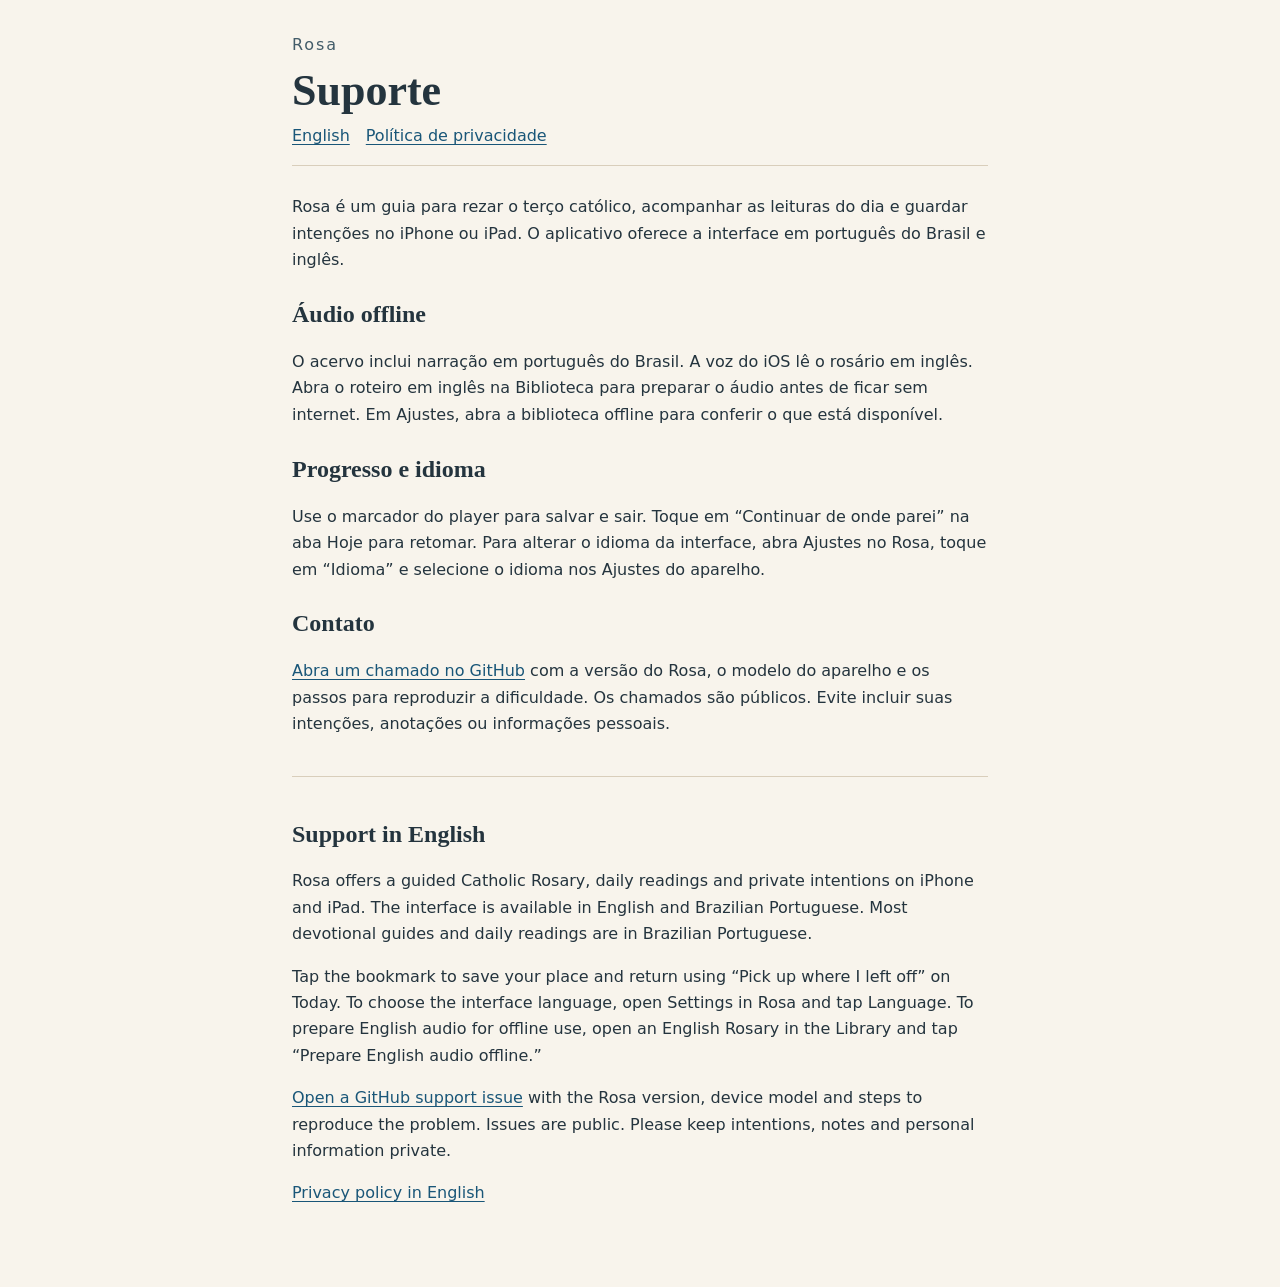
<file: index.html>
<!doctype html>
<html lang="pt-BR">
<head>
<meta charset="utf-8">
<meta name="viewport" content="width=device-width, initial-scale=1">
<title>Rosa · Suporte e privacidade</title>
<link rel="stylesheet" href="style.css">
</head>
<body>
<main>
<header>
<p class="brand">Rosa</p>
<h1>Suporte</h1>
<nav aria-label="Idioma"><a href="#english" lang="en">English</a> <a href="privacy.html">Política de privacidade</a></nav>
</header>
<p>Rosa é um guia para rezar o terço católico, acompanhar as leituras do dia e guardar intenções no iPhone ou iPad. O aplicativo oferece a interface em português do Brasil e inglês.</p>
<h2>Áudio offline</h2>
<p>O acervo inclui narração em português do Brasil. A voz do iOS lê o rosário em inglês. Abra o roteiro em inglês na Biblioteca para preparar o áudio antes de ficar sem internet. Em Ajustes, abra a biblioteca offline para conferir o que está disponível.</p>
<h2>Progresso e idioma</h2>
<p>Use o marcador do player para salvar e sair. Toque em “Continuar de onde parei” na aba Hoje para retomar. Para alterar o idioma da interface, abra Ajustes no Rosa, toque em “Idioma” e selecione o idioma nos Ajustes do aparelho.</p>
<h2>Contato</h2>
<p><a href="https://github.com/wanwanyahoo/rosa-terco-support/issues/new">Abra um chamado no GitHub</a> com a versão do Rosa, o modelo do aparelho e os passos para reproduzir a dificuldade. Os chamados são públicos. Evite incluir suas intenções, anotações ou informações pessoais.</p>

<section lang="en" id="english">
<h2>Support in English</h2>
<p>Rosa offers a guided Catholic Rosary, daily readings and private intentions on iPhone and iPad. The interface is available in English and Brazilian Portuguese. Most devotional guides and daily readings are in Brazilian Portuguese.</p>
<p>Tap the bookmark to save your place and return using “Pick up where I left off” on Today. To choose the interface language, open Settings in Rosa and tap Language. To prepare English audio for offline use, open an English Rosary in the Library and tap “Prepare English audio offline.”</p>
<p><a href="https://github.com/wanwanyahoo/rosa-terco-support/issues/new">Open a GitHub support issue</a> with the Rosa version, device model and steps to reproduce the problem. Issues are public. Please keep intentions, notes and personal information private.</p>
<p><a href="privacy.html#english">Privacy policy in English</a></p>
</section>
</main>
</body>
</html>
</file>
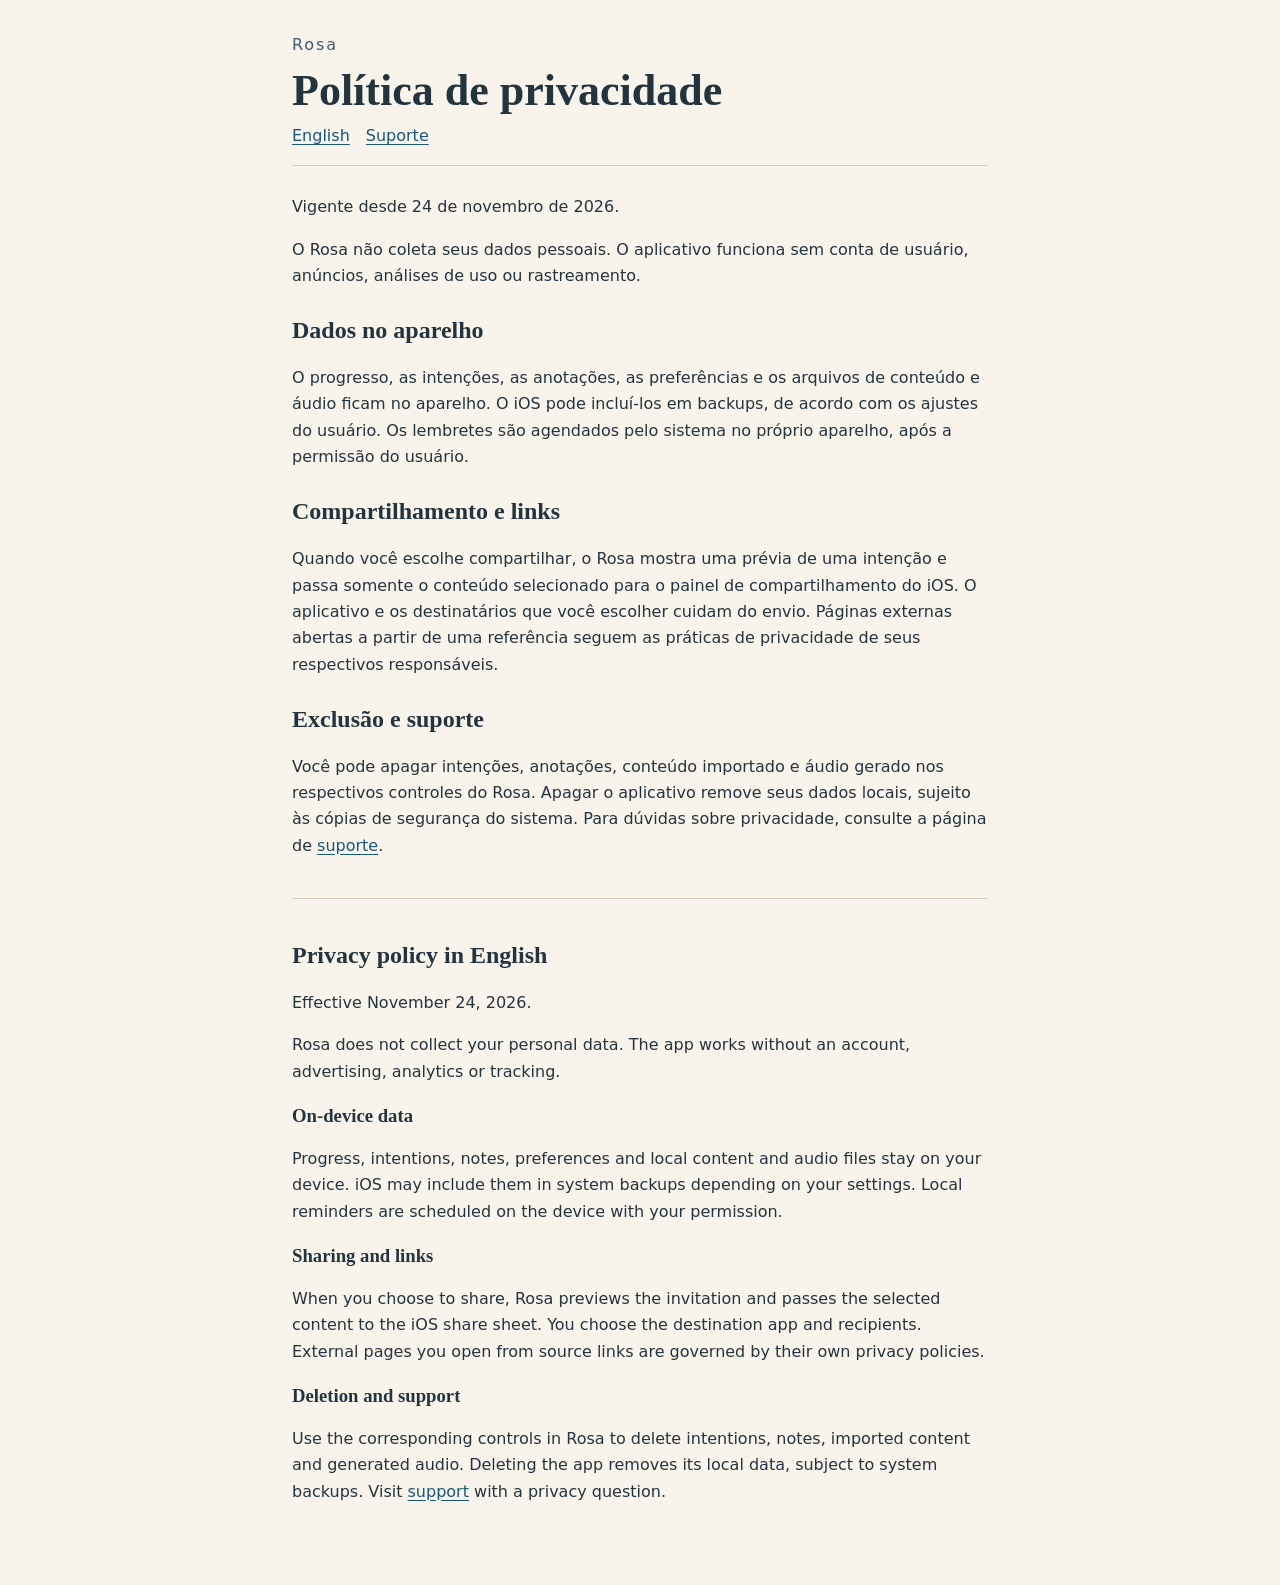
<file: privacy.html>
<!doctype html>
<html lang="pt-BR">
<head>
<meta charset="utf-8">
<meta name="viewport" content="width=device-width, initial-scale=1">
<title>Rosa · Política de privacidade</title>
<link rel="stylesheet" href="style.css">
</head>
<body>
<main>
<header>
<p class="brand">Rosa</p>
<h1>Política de privacidade</h1>
<nav aria-label="Idioma"><a href="#english" lang="en">English</a> <a href="./">Suporte</a></nav>
</header>
<p>Vigente desde 24 de novembro de 2026.</p>
<p>O Rosa não coleta seus dados pessoais. O aplicativo funciona sem conta de usuário, anúncios, análises de uso ou rastreamento.</p>
<h2>Dados no aparelho</h2>
<p>O progresso, as intenções, as anotações, as preferências e os arquivos de conteúdo e áudio ficam no aparelho. O iOS pode incluí-los em backups, de acordo com os ajustes do usuário. Os lembretes são agendados pelo sistema no próprio aparelho, após a permissão do usuário.</p>
<h2>Compartilhamento e links</h2>
<p>Quando você escolhe compartilhar, o Rosa mostra uma prévia de uma intenção e passa somente o conteúdo selecionado para o painel de compartilhamento do iOS. O aplicativo e os destinatários que você escolher cuidam do envio. Páginas externas abertas a partir de uma referência seguem as práticas de privacidade de seus respectivos responsáveis.</p>
<h2>Exclusão e suporte</h2>
<p>Você pode apagar intenções, anotações, conteúdo importado e áudio gerado nos respectivos controles do Rosa. Apagar o aplicativo remove seus dados locais, sujeito às cópias de segurança do sistema. Para dúvidas sobre privacidade, consulte a página de <a href="./">suporte</a>.</p>

<section lang="en" id="english">
<h2>Privacy policy in English</h2>
<p>Effective November 24, 2026.</p>
<p>Rosa does not collect your personal data. The app works without an account, advertising, analytics or tracking.</p>
<h3>On-device data</h3>
<p>Progress, intentions, notes, preferences and local content and audio files stay on your device. iOS may include them in system backups depending on your settings. Local reminders are scheduled on the device with your permission.</p>
<h3>Sharing and links</h3>
<p>When you choose to share, Rosa previews the invitation and passes the selected content to the iOS share sheet. You choose the destination app and recipients. External pages you open from source links are governed by their own privacy policies.</p>
<h3>Deletion and support</h3>
<p>Use the corresponding controls in Rosa to delete intentions, notes, imported content and generated audio. Deleting the app removes its local data, subject to system backups. Visit <a href="./#english">support</a> with a privacy question.</p>
</section>
</main>
</body>
</html>
</file>
<file: style.css>
:root { color-scheme: light; background: #f8f4ec; color: #24343e; font: 1rem/1.65 system-ui, sans-serif; }
body { margin: 0; }
main { box-sizing: border-box; max-width: 46rem; margin: auto; padding: 2rem 1.25rem 4rem; }
header { border-bottom: 1px solid #d9cebb; margin-bottom: 1.75rem; padding-bottom: 1rem; }
.brand { letter-spacing: .12em; margin: 0; color: #435c69; }
h1, h2, h3 { font-family: Georgia, serif; line-height: 1.25; }
h1 { font-size: clamp(1.9rem, 7vw, 2.75rem); margin: .3rem 0; }
h2 { margin-top: 1.6rem; }
a { color: #195678; text-underline-offset: .16em; }
nav { display: flex; gap: 1rem; flex-wrap: wrap; }
section { border-top: 1px solid #d9cebb; margin-top: 2.4rem; padding-top: 1rem; }
</file>
